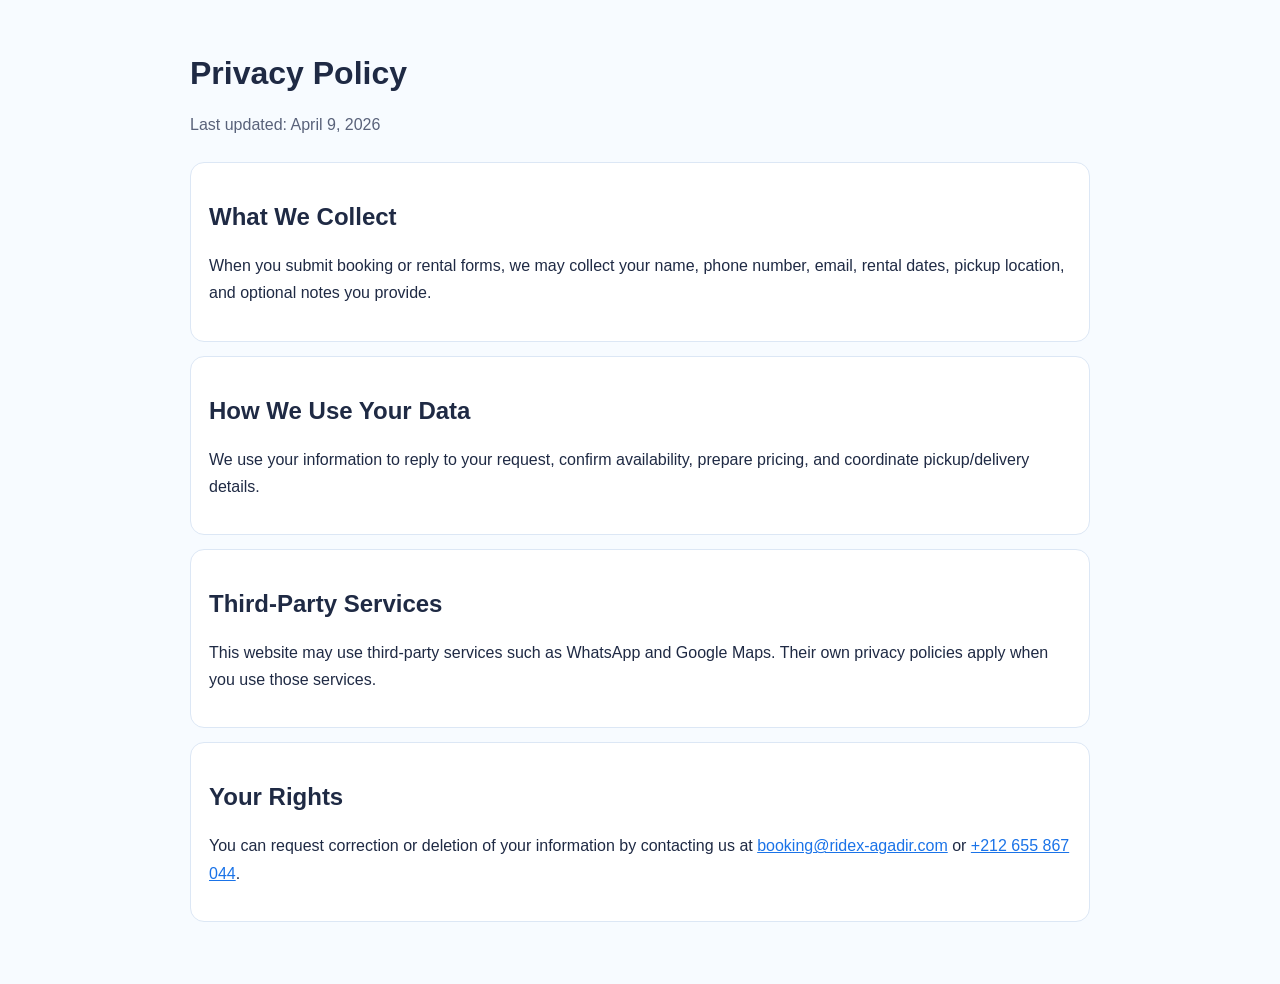
<file: privacy-policy.html>
<!DOCTYPE html>
<html lang="en">
<head>
  <meta charset="UTF-8">
  <meta name="viewport" content="width=device-width, initial-scale=1.0">
  <title>Privacy Policy | Ridex Agadir</title>
  <meta name="description" content="Privacy policy for Ridex Agadir car rental website and WhatsApp booking requests.">
  <link rel="shortcut icon" href="./favicon.svg" type="image/svg+xml">
  <style>
    body {
      margin: 0;
      font-family: "Nunito", "Open Sans", Arial, sans-serif;
      background: #f7fbff;
      color: #1f2a44;
      line-height: 1.7;
    }
    .wrap {
      max-width: 900px;
      margin: 0 auto;
      padding: 32px 18px 48px;
    }
    h1, h2 { line-height: 1.3; }
    h1 { margin-bottom: 8px; }
    .meta { color: #59627a; margin-bottom: 24px; }
    .card {
      background: #fff;
      border: 1px solid #dce7f5;
      border-radius: 14px;
      padding: 18px;
      margin-bottom: 14px;
    }
    a { color: #1a73e8; }
  </style>
</head>
<body>
  <main class="wrap">
    <h1>Privacy Policy</h1>
    <p class="meta">Last updated: April 9, 2026</p>

    <section class="card">
      <h2>What We Collect</h2>
      <p>When you submit booking or rental forms, we may collect your name, phone number, email, rental dates, pickup location, and optional notes you provide.</p>
    </section>

    <section class="card">
      <h2>How We Use Your Data</h2>
      <p>We use your information to reply to your request, confirm availability, prepare pricing, and coordinate pickup/delivery details.</p>
    </section>

    <section class="card">
      <h2>Third-Party Services</h2>
      <p>This website may use third-party services such as WhatsApp and Google Maps. Their own privacy policies apply when you use those services.</p>
    </section>

    <section class="card">
      <h2>Your Rights</h2>
      <p>You can request correction or deletion of your information by contacting us at <a href="mailto:booking@ridex-agadir.com">booking@ridex-agadir.com</a> or <a href="tel:+212655867044">+212 655 867 044</a>.</p>
    </section>
  </main>
</body>
</html>
</file>
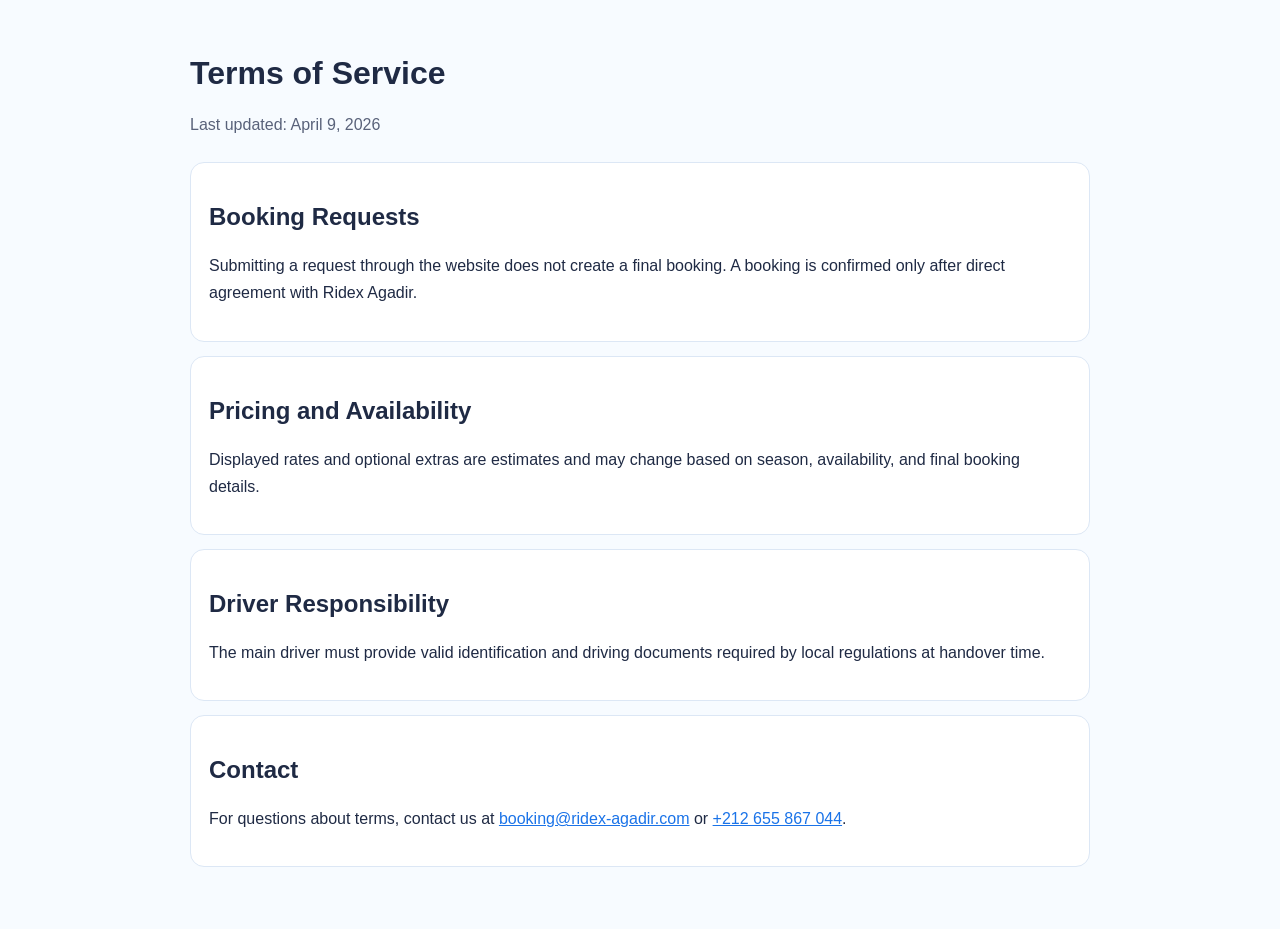
<file: terms-of-service.html>
<!DOCTYPE html>
<html lang="en">
<head>
  <meta charset="UTF-8">
  <meta name="viewport" content="width=device-width, initial-scale=1.0">
  <title>Terms of Service | Ridex Agadir</title>
  <meta name="description" content="Terms of service for Ridex Agadir website and car rental booking requests.">
  <link rel="shortcut icon" href="./favicon.svg" type="image/svg+xml">
  <style>
    body {
      margin: 0;
      font-family: "Nunito", "Open Sans", Arial, sans-serif;
      background: #f7fbff;
      color: #1f2a44;
      line-height: 1.7;
    }
    .wrap {
      max-width: 900px;
      margin: 0 auto;
      padding: 32px 18px 48px;
    }
    h1, h2 { line-height: 1.3; }
    h1 { margin-bottom: 8px; }
    .meta { color: #59627a; margin-bottom: 24px; }
    .card {
      background: #fff;
      border: 1px solid #dce7f5;
      border-radius: 14px;
      padding: 18px;
      margin-bottom: 14px;
    }
    a { color: #1a73e8; }
  </style>
</head>
<body>
  <main class="wrap">
    <h1>Terms of Service</h1>
    <p class="meta">Last updated: April 9, 2026</p>

    <section class="card">
      <h2>Booking Requests</h2>
      <p>Submitting a request through the website does not create a final booking. A booking is confirmed only after direct agreement with Ridex Agadir.</p>
    </section>

    <section class="card">
      <h2>Pricing and Availability</h2>
      <p>Displayed rates and optional extras are estimates and may change based on season, availability, and final booking details.</p>
    </section>

    <section class="card">
      <h2>Driver Responsibility</h2>
      <p>The main driver must provide valid identification and driving documents required by local regulations at handover time.</p>
    </section>

    <section class="card">
      <h2>Contact</h2>
      <p>For questions about terms, contact us at <a href="mailto:booking@ridex-agadir.com">booking@ridex-agadir.com</a> or <a href="tel:+212655867044">+212 655 867 044</a>.</p>
    </section>
  </main>
</body>
</html>
</file>
